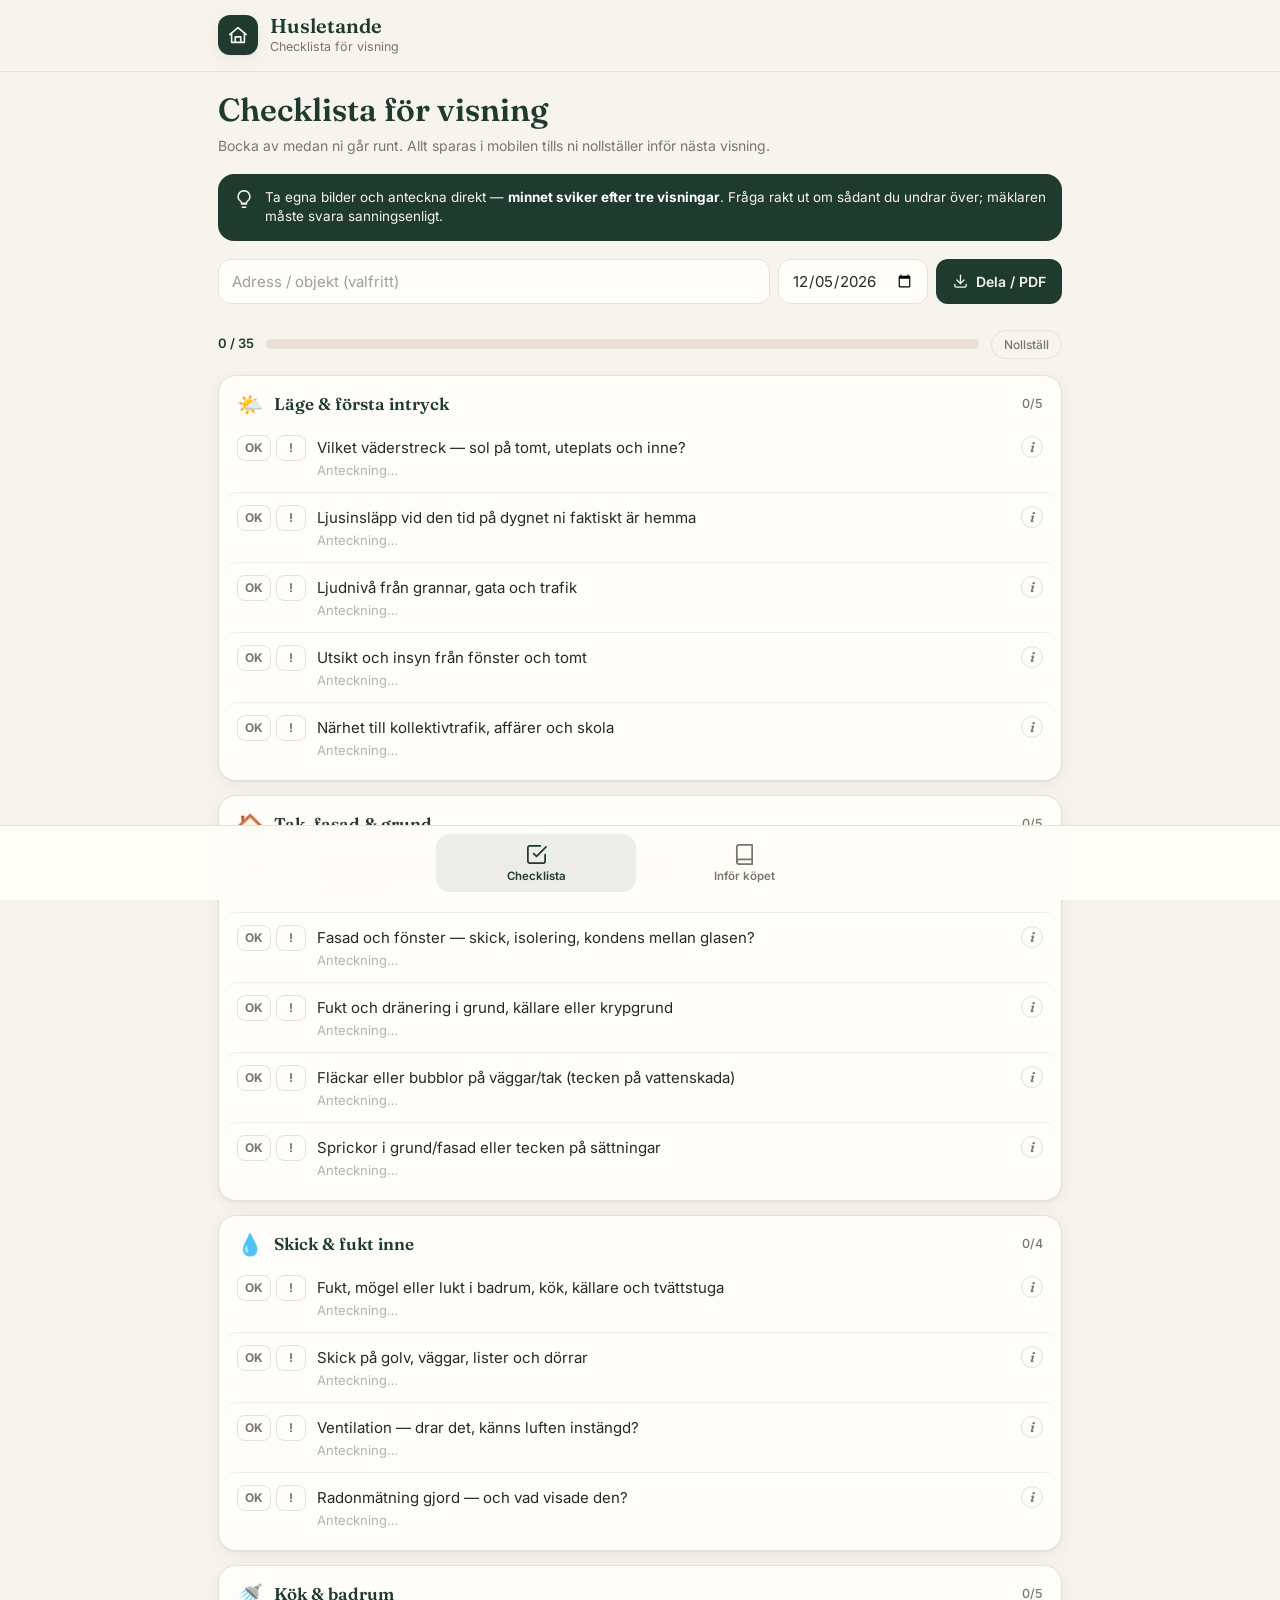
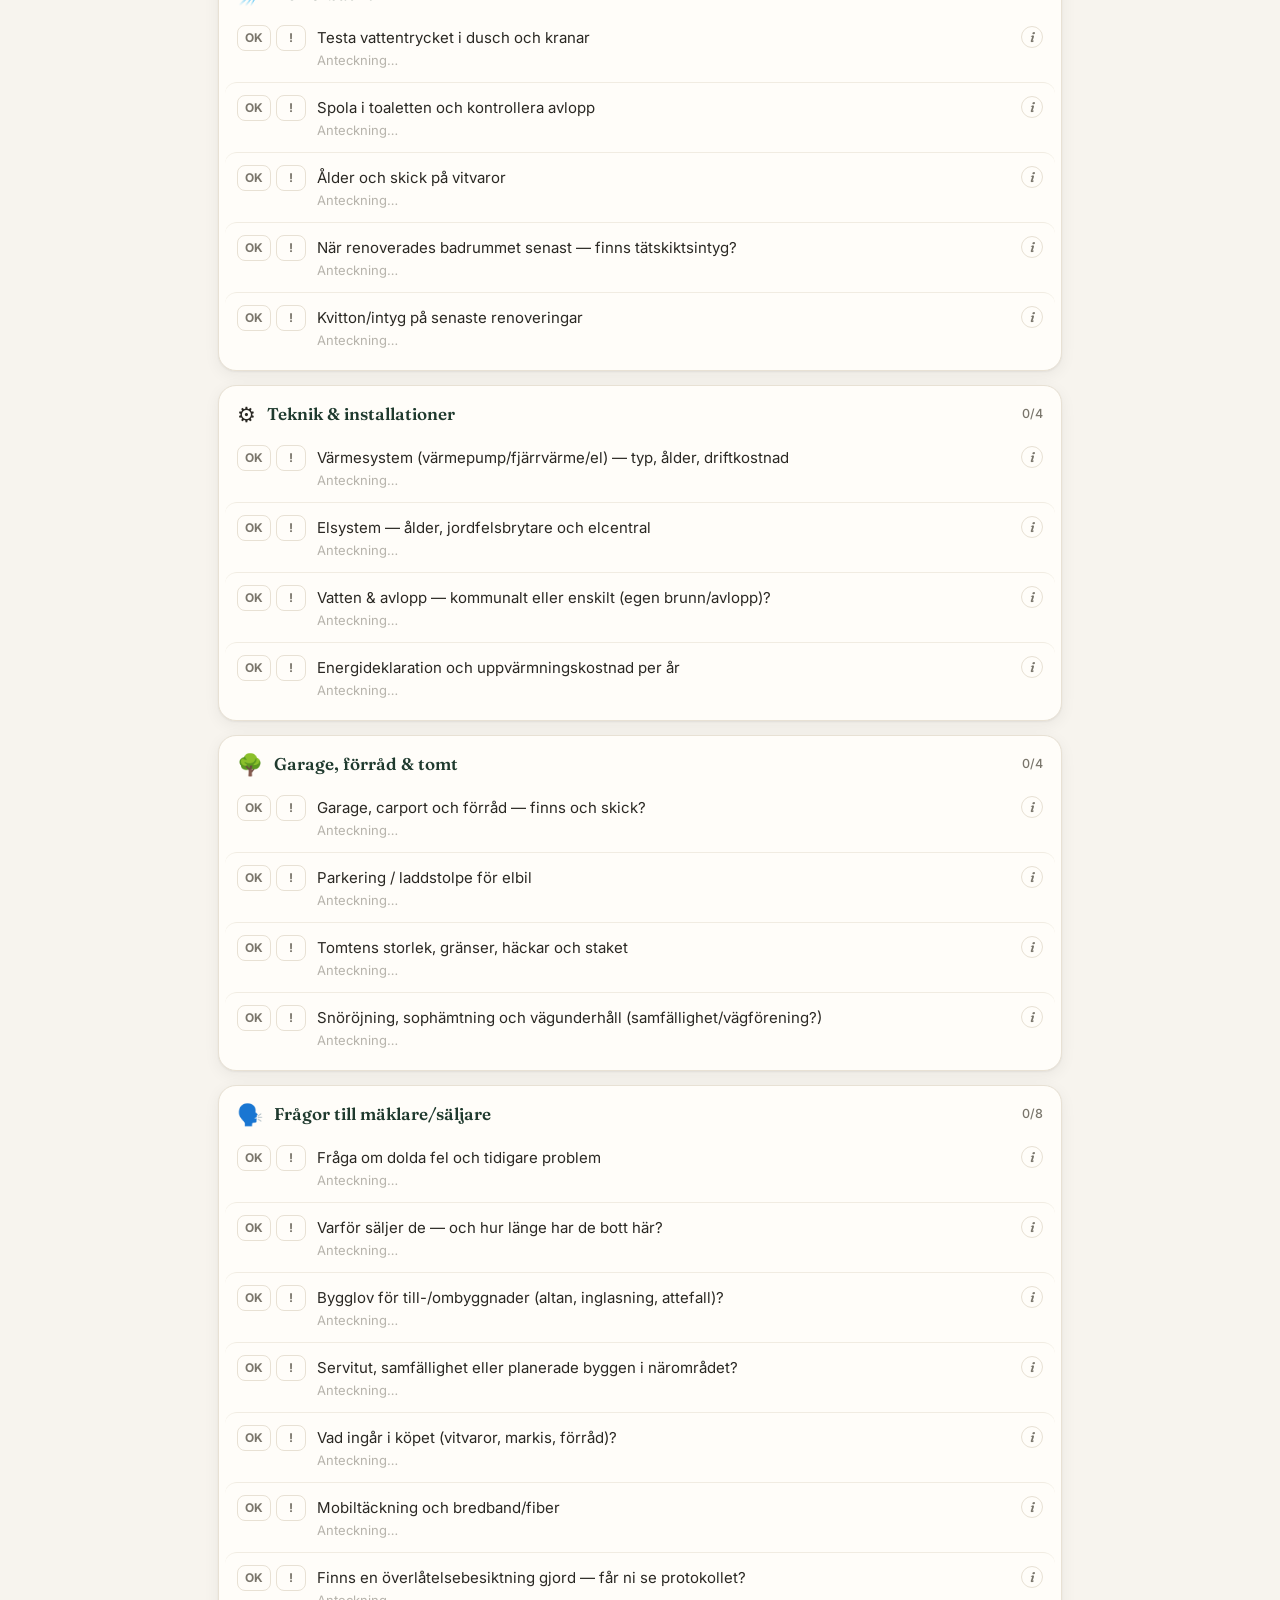
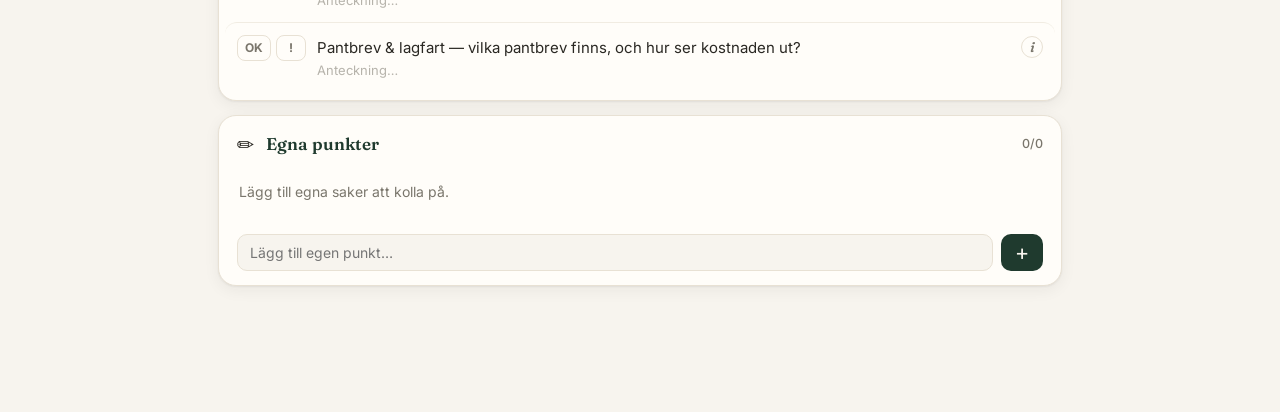
<file: index.html>
<!DOCTYPE html>
<html lang="sv">
<head>
<meta charset="UTF-8">
<meta name="viewport" content="width=device-width, initial-scale=1.0, viewport-fit=cover">
<meta name="theme-color" content="#1F3A2E">
<title>Husletande — Visning & inför köpet</title>
<link rel="preconnect" href="https://fonts.googleapis.com">
<link rel="preconnect" href="https://fonts.gstatic.com" crossorigin>
<link href="https://fonts.googleapis.com/css2?family=Fraunces:opsz,wght@9..144,400;9..144,500;9..144,600;9..144,700&family=Inter:wght@400;500;600;700&display=swap" rel="stylesheet">
<style>
  :root{
    --cream:#F7F4EE; --card:#FFFDF9; --forest:#1F3A2E; --forest-light:#2F5343;
    --clay:#B5694A; --sand:#E8E1D4; --ink:#2A2823; --muted:#7A766C;
    --shadow:0 1px 2px rgba(42,40,35,.06), 0 4px 16px rgba(42,40,35,.06);
  }
  *{box-sizing:border-box}
  html{-webkit-text-size-adjust:100%}
  body{
    margin:0; background:var(--cream); color:var(--ink);
    font-family:'Inter',system-ui,-apple-system,sans-serif;
    font-size:16px; line-height:1.5; -webkit-font-smoothing:antialiased;
    padding-bottom:calc(72px + env(safe-area-inset-bottom)); /* space for bottom nav */
  }
  h1,h2,h3{font-family:'Fraunces',Georgia,serif; color:var(--forest); margin:0; line-height:1.15;}
  b{color:var(--forest)}
  a{color:var(--forest)}
  ::-webkit-scrollbar{width:9px;height:9px}
  ::-webkit-scrollbar-thumb{background:#cfc8b9;border-radius:8px}

  /* ---------- header ---------- */
  header{
    position:sticky; top:0; z-index:20;
    background:rgba(247,244,238,.92); backdrop-filter:blur(8px);
    border-bottom:1px solid var(--sand);
    padding:env(safe-area-inset-top) 0 0;
  }
  .head-inner{max-width:880px; margin:0 auto; padding:14px 18px; display:flex; align-items:center; gap:12px}
  .logo{width:40px;height:40px;border-radius:12px;background:var(--forest);color:var(--cream);
    display:flex;align-items:center;justify-content:center;flex-shrink:0;box-shadow:var(--shadow)}
  .head-inner h1{font-size:20px;font-weight:600}
  .head-sub{font-size:12.5px;color:var(--muted);margin-top:1px}

  /* ---------- layout ---------- */
  main{max-width:880px; margin:0 auto; padding:20px 18px 40px}
  .page{display:none; animation:fade .22s ease}
  .page.active{display:block}
  @keyframes fade{from{opacity:0;transform:translateY(6px)}to{opacity:1;transform:none}}

  .page-head{margin-bottom:18px}
  .page-head h2{font-size:27px;font-weight:600}
  .page-head p{color:var(--muted);font-size:14px;margin:6px 0 0}

  /* ---------- tip banner ---------- */
  .tip{display:flex;gap:11px;align-items:flex-start;background:var(--forest);color:var(--cream);
    border-radius:16px;padding:14px 16px;font-size:13.5px;margin-bottom:18px;line-height:1.45}
  .tip svg{flex-shrink:0;margin-top:1px}
  .tip b{color:#fff}

  /* ---------- visit meta + export ---------- */
  .visit-bar{display:flex;flex-wrap:wrap;gap:8px;margin-bottom:16px}
  .meta-input{flex:1 1 160px;min-width:0;background:var(--card);border:1px solid var(--sand);
    border-radius:12px;padding:11px 13px;font-size:15px;font-family:inherit;color:var(--ink)}
  .meta-input::placeholder{color:color-mix(in srgb,var(--muted) 70%,transparent)}
  .meta-input:focus{outline:none;border-color:var(--forest);box-shadow:0 0 0 3px rgba(31,58,46,.15)}
  .meta-date{flex:0 1 150px}
  .export-btn{flex:0 0 auto;display:flex;align-items:center;gap:7px;background:var(--forest);
    color:var(--cream);border:none;border-radius:12px;padding:11px 16px;font-size:14px;font-weight:600;
    font-family:inherit;cursor:pointer;white-space:nowrap}
  .export-btn:hover{background:var(--forest-light)}
  .export-btn svg{width:17px;height:17px}

  /* ---------- progress ---------- */
  .progress-wrap{position:sticky; top:calc(env(safe-area-inset-top) + 69px); z-index:10;
    background:var(--cream); padding:10px 0 12px; margin-bottom:4px}
  .progress-row{display:flex;align-items:center;gap:12px}
  .progress-label{font-size:13px;font-weight:600;color:var(--forest);white-space:nowrap}
  .bar{flex:1;height:10px;background:var(--sand);border-radius:99px;overflow:hidden;display:flex}
  .bar > i{display:block;height:100%;width:0;transition:width .3s ease}
  #prog-ok{background:var(--forest)}
  #prog-prob{background:var(--clay)}
  .reset-btn{background:none;border:1px solid var(--sand);color:var(--muted);font-size:12px;
    font-weight:500;padding:6px 12px;border-radius:99px;cursor:pointer;white-space:nowrap;font-family:inherit}
  .reset-btn:hover{border-color:var(--clay);color:var(--clay)}

  /* ---------- checklist ---------- */
  .group{background:var(--card);border:1px solid var(--sand);border-radius:18px;
    padding:6px 6px 8px;margin-bottom:14px;box-shadow:var(--shadow)}
  .group-head{display:flex;align-items:center;gap:11px;padding:12px 12px 8px}
  .group-emoji{font-size:21px;line-height:1}
  .group-head h3{font-size:17px;font-weight:600;flex:1}
  .group-count{font-size:12.5px;color:var(--muted);font-weight:500}

  .item{display:flex;gap:11px;align-items:flex-start;padding:11px 12px;border-radius:12px;position:relative}
  .item + .item{border-top:1px solid color-mix(in srgb,var(--sand) 60%,transparent)}
  .pills{display:flex;gap:5px;flex-shrink:0;margin-top:1px}
  .chk-pill{min-width:30px;padding:6px 7px;border-radius:8px;border:1.5px solid var(--sand);
    background:var(--card);color:var(--muted);font-family:inherit;font-size:12px;font-weight:700;line-height:1;
    cursor:pointer;transition:.13s}
  .chk-pill:hover{border-color:#cfc8b9}
  .chk-ok.is-on{background:var(--forest);border-color:var(--forest);color:#fff}
  .chk-prob.is-on{background:var(--clay);border-color:var(--clay);color:#fff}
  .item-main{flex:1;min-width:0;display:flex;flex-direction:column;gap:2px}
  .item-textrow{display:flex;gap:8px;align-items:flex-start}
  .item-text{font-size:15px;line-height:1.4;padding-top:3px;flex:1;min-width:0}
  .info-btn{flex-shrink:0;width:22px;height:22px;margin-top:2px;border-radius:99px;
    border:1.5px solid var(--sand);background:var(--card);color:var(--muted);
    font-family:'Fraunces',Georgia,serif;font-style:italic;font-size:14px;font-weight:600;line-height:1;
    cursor:pointer;transition:.13s;display:flex;align-items:center;justify-content:center}
  .info-btn:hover,.info-btn:focus-visible{border-color:var(--clay);color:var(--clay);outline:none}
  .item.is-ok .item-text{color:var(--muted)}
  .chk-note{width:100%;background:none;border:none;border-bottom:1px dashed transparent;
    font-family:inherit;font-size:13px;color:var(--muted);padding:2px 0;outline:none}
  .chk-note::placeholder{color:color-mix(in srgb,var(--muted) 55%,transparent)}
  .chk-note:hover{border-bottom-color:var(--sand)}
  .chk-note:focus{border-bottom-color:var(--clay);color:var(--ink)}
  .chk-note.has-val{color:var(--ink)}
  .prog-flag{color:var(--clay);font-weight:600}
  .item-del{opacity:0;background:none;border:none;color:var(--clay);font-size:20px;cursor:pointer;
    padding:0 4px;line-height:1;align-self:center}
  .item:hover .item-del,.item:focus-within .item-del{opacity:.7}

  .add-row{display:flex;gap:8px;padding:10px 12px 6px}
  .add-row input{flex:1;background:var(--cream);border:1px solid var(--sand);border-radius:10px;
    padding:9px 12px;font-size:14px;font-family:inherit;color:var(--ink)}
  .add-row input:focus{outline:none;border-color:var(--forest);box-shadow:0 0 0 3px rgba(31,58,46,.15)}
  .add-row button{background:var(--forest);color:var(--cream);border:none;border-radius:10px;
    width:42px;font-size:22px;cursor:pointer;flex-shrink:0;line-height:1;font-family:inherit}
  .add-row button:hover{background:var(--forest-light)}

  /* ---------- guide / inför köpet ---------- */
  .stats{display:grid;grid-template-columns:repeat(2,1fr);gap:11px;margin-bottom:24px}
  .stat{border-radius:18px;padding:15px}
  .stat .num{font-family:'Fraunces',serif;font-size:25px;font-weight:600}
  .stat .lbl{font-size:11.5px;margin-top:5px;line-height:1.35}
  .stat.dark{background:var(--forest);color:var(--cream)} .stat.dark .lbl{color:rgba(247,244,238,.82)}
  .stat.clay{background:var(--clay);color:var(--cream)} .stat.clay .lbl{color:rgba(247,244,238,.85)}
  .stat.light{background:var(--card);border:1px solid var(--sand)}
  .stat.light .num{color:var(--forest)} .stat.light .lbl{color:var(--muted)}

  details.acc{background:var(--card);border:1px solid var(--sand);border-radius:18px;
    overflow:hidden;margin-bottom:11px;box-shadow:var(--shadow)}
  details.acc summary{display:flex;align-items:center;gap:12px;padding:16px 18px;cursor:pointer;
    list-style:none;user-select:none}
  details.acc summary::-webkit-details-marker{display:none}
  details.acc summary:hover{background:var(--cream)}
  .acc-emoji{font-size:20px;flex-shrink:0}
  .acc-title{font-family:'Fraunces',serif;font-size:17px;font-weight:600;color:var(--forest);flex:1;line-height:1.25}
  .chev{width:20px;height:20px;color:var(--muted);flex-shrink:0;transition:transform .2s}
  details.acc[open] .chev{transform:rotate(180deg)}
  .acc-body{padding:2px 18px 18px;font-size:14.5px;line-height:1.6}
  .acc-body p{margin:0 0 10px}
  .acc-body ul{margin:8px 0 0;padding-left:20px}
  .acc-body li{margin-bottom:8px}
  .acc-body li::marker{color:var(--clay)}

  .panel{background:var(--card);border:1px solid var(--sand);border-radius:18px;padding:18px 20px;
    margin-top:20px;box-shadow:var(--shadow)}
  .panel h3{font-size:18px;margin-bottom:12px}
  .timeline{list-style:none;margin:0;padding:0;display:flex;flex-direction:column;gap:13px}
  .timeline li{display:flex;gap:13px;font-size:14px;line-height:1.4}
  .tl-num{width:25px;height:25px;border-radius:99px;background:var(--forest);color:var(--cream);
    font-size:12px;font-weight:600;display:flex;align-items:center;justify-content:center;flex-shrink:0}
  .tl-num.last{background:var(--clay)}
  .panel.flags{background:var(--cream);border:2px solid color-mix(in srgb,var(--clay) 30%,transparent)}
  .panel.flags h3{color:var(--clay)}
  .panel.flags ul{margin:0;padding-left:20px;font-size:14px}
  .panel.flags li{margin-bottom:7px}.panel.flags li::marker{color:var(--clay)}
  .links{list-style:none;margin:0;padding:0;font-size:14.5px}
  .links li{margin-bottom:9px}
  .links a{text-decoration:underline}
  .links a:hover{color:var(--clay)}
  .disclaimer{font-size:12.5px;color:var(--muted);margin-top:22px;line-height:1.5}

  /* ---------- info-sheet (popup med förklaring) ---------- */
  .sheet-backdrop{position:fixed;inset:0;z-index:50;display:flex;align-items:flex-end;justify-content:center;
    background:rgba(42,40,35,0);transition:background .22s ease}
  .sheet-backdrop.open{background:rgba(42,40,35,.45)}
  .sheet-backdrop[hidden]{display:none}
  .sheet{width:100%;max-width:560px;max-height:86vh;overflow-y:auto;
    background:var(--card);border-radius:22px 22px 0 0;
    padding:8px 22px calc(26px + env(safe-area-inset-bottom));
    box-shadow:0 -6px 30px rgba(42,40,35,.18);position:relative;
    transform:translateY(100%);transition:transform .24s cubic-bezier(.22,.61,.36,1)}
  .sheet-backdrop.open .sheet{transform:translateY(0)}
  .sheet::before{content:"";display:block;width:38px;height:4px;border-radius:99px;
    background:var(--sand);margin:8px auto 14px}
  .sheet-close{position:absolute;top:14px;right:16px;width:32px;height:32px;border-radius:99px;
    border:none;background:var(--cream);color:var(--muted);font-size:22px;line-height:1;cursor:pointer}
  .sheet-close:hover{color:var(--clay)}
  #sheet-title{font-size:19px;font-weight:600;padding-right:38px;margin-bottom:10px}
  .sheet-body{font-size:14.5px;line-height:1.6;color:var(--ink)}
  .sheet-body p{margin:0}
  .sheet-guide{margin-top:18px;width:100%;background:color-mix(in srgb,var(--forest) 8%,transparent);
    border:1px solid color-mix(in srgb,var(--forest) 22%,transparent);border-radius:13px;
    padding:12px 14px;font-family:inherit;font-size:13.5px;font-weight:600;color:var(--forest);
    cursor:pointer;text-align:left;transition:.13s}
  .sheet-guide:hover{background:color-mix(in srgb,var(--forest) 14%,transparent)}
  .sheet-guide[hidden]{display:none}

  /* ---------- bottom nav ---------- */
  nav.tabs{position:fixed;bottom:0;left:0;right:0;z-index:30;
    background:rgba(255,253,249,.94);backdrop-filter:blur(10px);
    border-top:1px solid var(--sand);
    padding:8px 12px calc(8px + env(safe-area-inset-bottom));
    display:flex;gap:8px;justify-content:center}
  nav.tabs button{flex:1;max-width:200px;background:none;border:none;border-radius:14px;
    padding:9px 8px;display:flex;flex-direction:column;align-items:center;gap:3px;
    color:var(--muted);cursor:pointer;font-family:inherit;font-size:11.5px;font-weight:600;transition:.15s}
  nav.tabs button svg{width:23px;height:23px}
  nav.tabs button.active{color:var(--forest);background:color-mix(in srgb,var(--forest) 8%,transparent)}

  /* ---------- desktop ---------- */
  @media(min-width:720px){
    .stats{grid-template-columns:repeat(4,1fr)}
    .guide-cols{display:grid;grid-template-columns:1.7fr 1fr;gap:22px;align-items:start}
    .guide-cols .panel:first-child{margin-top:0}
    .page-head h2{font-size:32px}
  }

  /* ---------- print / PDF-export ---------- */
  #print-view{display:none}
  @media print{
    @page{margin:14mm}
    html,body{background:#fff}
    body{padding:0;color:#1a1a1a;font-size:11pt}
    header, nav.tabs, .tip, .progress-wrap, .visit-bar, .add-row,
    .item-del, .info-btn, .sheet-backdrop, #page-checklist, #page-guide{display:none !important}
    main{max-width:none;margin:0;padding:0}
    #print-view{display:block !important;font-family:'Inter',system-ui,sans-serif}
    .pv-head{border-bottom:2px solid #1F3A2E;padding-bottom:10px;margin-bottom:16px}
    .pv-head h1{font-family:'Fraunces',Georgia,serif;font-size:20pt;color:#1F3A2E;margin:0}
    .pv-meta{font-size:12pt;margin-top:6px;font-weight:600;color:#1a1a1a}
    .pv-dim{color:#888;font-weight:400}
    .pv-summary{font-size:10pt;color:#555;margin-top:3px}
    .pv-group{margin-bottom:14px;break-inside:avoid;page-break-inside:avoid}
    .pv-group h2{font-family:'Fraunces',Georgia,serif;font-size:13pt;color:#1F3A2E;
      margin:0 0 6px;border-bottom:1px solid #ddd;padding-bottom:3px}
    .pv-group ul{list-style:none;margin:0;padding:0}
    .pv-item{display:flex;gap:10px;align-items:flex-start;padding:4px 0;
      break-inside:avoid;page-break-inside:avoid}
    .pv-item + .pv-item{border-top:1px solid #f0f0f0}
    .pv-badge{flex:0 0 auto;min-width:52px;text-align:center;font-size:8.5pt;font-weight:700;
      padding:2px 6px;border-radius:4px;border:1px solid #ccc;color:#555;
      -webkit-print-color-adjust:exact;print-color-adjust:exact}
    .st-ok .pv-badge{background:#1F3A2E;border-color:#1F3A2E;color:#fff}
    .st-prob .pv-badge{background:#B5694A;border-color:#B5694A;color:#fff}
    .pv-text{flex:1}
    .st-none .pv-text{color:#777}
    .pv-note{display:block;font-size:9.5pt;color:#444;margin-top:3px;
      padding-left:10px;border-left:2px solid #B5694A}
    .pv-foot{margin-top:18px;font-size:8.5pt;color:#999;text-align:center}
  }
</style>
</head>
<body>

<header>
  <div class="head-inner">
    <div class="logo">
      <svg width="22" height="22" viewBox="0 0 24 24" fill="none" stroke="currentColor" stroke-width="1.8" stroke-linecap="round" stroke-linejoin="round"><path d="M3 11.5 12 4l9 7.5"/><path d="M5 10v10h14V10"/><path d="M9 20v-6h6v6"/></svg>
    </div>
    <div>
      <h1>Husletande</h1>
      <div class="head-sub" id="head-sub">Checklista för visning</div>
    </div>
  </div>
</header>

<main>
  <!-- ============ PAGE 1: CHECKLISTA ============ -->
  <section id="page-checklist" class="page active">
    <div class="page-head">
      <h2>Checklista för visning</h2>
      <p>Bocka av medan ni går runt. Allt sparas i mobilen tills ni nollställer inför nästa visning.</p>
    </div>

    <div class="tip">
      <svg width="20" height="20" viewBox="0 0 24 24" fill="none" stroke="currentColor" stroke-width="1.8" stroke-linecap="round" stroke-linejoin="round"><path d="M9 18h6"/><path d="M10 22h4"/><path d="M12 2a7 7 0 0 0-4 12.7c.5.4.8 1 .9 1.6l.1.7h6l.1-.7c.1-.6.4-1.2.9-1.6A7 7 0 0 0 12 2z"/></svg>
      <span>Ta egna bilder och anteckna direkt — <b>minnet sviker efter tre visningar</b>. Fråga rakt ut om sådant du undrar över; mäklaren måste svara sanningsenligt.</span>
    </div>

    <div class="visit-bar">
      <input id="meta-address" class="meta-input" placeholder="Adress / objekt (valfritt)" autocomplete="off">
      <input id="meta-date" class="meta-input meta-date" type="date" aria-label="Visningsdatum">
      <button class="export-btn" type="button" onclick="exportPdf()">
        <svg viewBox="0 0 24 24" fill="none" stroke="currentColor" stroke-width="1.9" stroke-linecap="round" stroke-linejoin="round"><path d="M4 16v2a2 2 0 0 0 2 2h12a2 2 0 0 0 2-2v-2"/><path d="M7 10l5 5 5-5"/><path d="M12 15V3"/></svg>
        Dela / PDF
      </button>
    </div>

    <div class="progress-wrap">
      <div class="progress-row">
        <span class="progress-label" id="prog-label">0 / 0</span>
        <div class="bar"><i id="prog-ok"></i><i id="prog-prob"></i></div>
        <button class="reset-btn" onclick="resetChecklist()">Nollställ</button>
      </div>
    </div>

    <div id="checklist"></div>
  </section>

  <!-- ============ PAGE 2: INFÖR KÖPET ============ -->
  <section id="page-guide" class="page">
    <div class="page-head">
      <h2>Inför köpet</h2>
      <p>Råd, regler och saker att tänka på under bostadsjakten i Sverige. Allmän vägledning — dubbelkolla alltid aktuella siffror och villkor med er bank och mäklare.</p>
    </div>

    <div class="stats">
      <div class="stat dark"><div class="num">10 %</div><div class="lbl">Minsta kontantinsats — resten lånar ni (bolånetak 90 %).</div></div>
      <div class="stat light"><div class="num">1,5 %</div><div class="lbl">Stämpelskatt för lagfart vid husköp (+ ev. pantbrev 2 %).</div></div>
      <div class="stat light"><div class="num">1–3 %</div><div class="lbl">Amorteringskrav per år, beroende på belåningsgrad och skuldkvot.</div></div>
      <div class="stat clay"><div class="num">22 %</div><div class="lbl">Vinstskatt vid framtida försäljning (på reavinsten).</div></div>
    </div>

    <div class="guide-cols">
      <div id="guide-accordion"></div>

      <aside>
        <div class="panel">
          <h3>Snabb tidslinje</h3>
          <ol class="timeline">
            <li><span class="tl-num">1</span><span><b>Lånelöfte</b> från banken — vet er budget innan ni börjar.</span></li>
            <li><span class="tl-num">2</span><span><b>Visningar</b> — använd checklistan och anteckna.</span></li>
            <li><span class="tl-num">3</span><span><b>Granska underlag</b> — besiktningsprotokoll, energideklaration, servitut/pantbrev.</span></li>
            <li><span class="tl-num">4</span><span><b>Budgivning</b> — sätt en smärtgräns i förväg och håll er till den.</span></li>
            <li><span class="tl-num">5</span><span><b>Kontrakt</b> + handpenning (oftast 10 %).</span></li>
            <li><span class="tl-num last">6</span><span><b>Tillträde</b> — slutbetalning, nycklar, in i nya hemmet!</span></li>
          </ol>
        </div>

        <div class="panel flags">
          <h3>⚠ Röda flaggor</h3>
          <ul>
            <li>Gammalt tak eller eftersatt dränering (dyra åtgärder)</li>
            <li>Fukt-, mögel- eller lukttecken, särskilt i källare/krypgrund</li>
            <li>Sprickor eller tecken på sättningar i grund/fasad</li>
            <li>Enskilt avlopp som inte uppfyller dagens krav</li>
            <li>Till-/ombyggnad utan bygglov (svartbygge)</li>
            <li>Säljaren undviker raka svar om kända fel</li>
          </ul>
        </div>

        <div class="panel">
          <h3>Bra länkar</h3>
          <ul class="links">
            <li><a href="https://www.konsumentverket.se/for-konsument/boende/kopa-bostad/" target="_blank" rel="noopener">Konsumentverket — köpa bostad</a></li>
            <li><a href="https://www.fi.se/sv/privat/" target="_blank" rel="noopener">Finansinspektionen — bolåneregler</a></li>
            <li><a href="https://www.maklarsamfundet.se/" target="_blank" rel="noopener">Mäklarsamfundet</a></li>
            <li><a href="https://www.skatteverket.se/" target="_blank" rel="noopener">Skatteverket — skatt &amp; avdrag</a></li>
          </ul>
        </div>
      </aside>
    </div>

    <p class="disclaimer">Informationen är en allmän sammanfattning och inte juridisk eller ekonomisk rådgivning. Regler och siffror ändras — stäm alltid av med er bank, mäklare och vid behov en jurist.</p>
  </section>
</main>

<!-- ============ BOTTOM NAV ============ -->
<nav class="tabs">
  <button id="tab-checklist" class="active" onclick="setPage('checklist')">
    <svg viewBox="0 0 24 24" fill="none" stroke="currentColor" stroke-width="1.8" stroke-linecap="round" stroke-linejoin="round"><path d="m9 11 3 3L22 4"/><path d="M21 12v7a2 2 0 0 1-2 2H5a2 2 0 0 1-2-2V5a2 2 0 0 1 2-2h11"/></svg>
    Checklista
  </button>
  <button id="tab-guide" onclick="setPage('guide')">
    <svg viewBox="0 0 24 24" fill="none" stroke="currentColor" stroke-width="1.8" stroke-linecap="round" stroke-linejoin="round"><path d="M4 19.5A2.5 2.5 0 0 1 6.5 17H20"/><path d="M6.5 2H20v20H6.5A2.5 2.5 0 0 1 4 19.5v-15A2.5 2.5 0 0 1 6.5 2z"/></svg>
    Inför köpet
  </button>
</nav>

<!-- ============ INFO-SHEET (popup) ============ -->
<div id="info-sheet" class="sheet-backdrop" hidden onclick="if(event.target===this)closeInfo()">
  <div class="sheet" role="dialog" aria-modal="true" aria-labelledby="sheet-title">
    <button class="sheet-close" aria-label="Stäng" onclick="closeInfo()">&times;</button>
    <h3 id="sheet-title"></h3>
    <div id="sheet-body" class="sheet-body"></div>
    <button id="sheet-guide" class="sheet-guide" type="button" hidden></button>
  </div>
</div>

<!-- ============ PRINT-VY (PDF-export, syns bara vid utskrift) ============ -->
<div id="print-view"></div>

<script>
/* ============================================================
   CHECKLIST DATA (default) — saker att kolla på en visning
   ============================================================ */
/* Varje punkt: t = text, i = längre förklaring (visas i popup), g = guideavsnitt att länka till (index i GUIDE_SECTIONS) */
const CHECKLIST = [
  { emoji:'🌤️', title:'Läge & första intryck', items:[
    { t:'Vilket väderstreck — sol på tomt, uteplats och inne?',
      i:'Sol på rätt ställen är nästan omöjligt att ändra i efterhand. Kolla med en kompass-app var söder ligger: morgonsol i öster, kvällssol i väster. Vill ni sitta i solen på uteplatsen efter jobbet vill ni ha den åt väster eller sydväst.' },
    { t:'Ljusinsläpp vid den tid på dygnet ni faktiskt är hemma',
      i:'Ett hus kan kännas mörkt även en solig dag om fönstren är små eller skuggas av träd och grannhus. Försök besöka vid den tid ni faktiskt är hemma, och fråga hur det ser ut under vinterhalvåret när solen står lågt.' },
    { t:'Ljudnivå från grannar, gata och trafik',
      i:'Lyssna efter trafik, tåg, industri och grannar. Buller är svårt att åtgärda. Öppna ett fönster och stå tyst en stund — visningar hålls ofta mitt på dagen då det är som lugnast.' },
    { t:'Utsikt och insyn från fönster och tomt',
      i:'Tänk på insyn från grannar och förbipasserande, särskilt mot uteplats och sovrum. Kolla också om det finns obebyggd mark intill som kan bebyggas och förändra både utsikt och insyn.' },
    { t:'Närhet till kollektivtrafik, affärer och skola',
      i:'Restid säger mer än avstånd på kartan. Testa gärna vägen till jobb, skola och affär vid rusningstid. Kolla turtätheten för kollektivtrafiken — inte bara att en hållplats finns.' },
  ]},
  { emoji:'🏠', title:'Tak, fasad & grund', items:[
    { t:'Takets ålder och skick — när lades det om senast?',
      i:'Taket är en av de dyraste posterna i ett hus — en omläggning kostar ofta 150 000–400 000 kr. Fråga om material och vilket år det lades om. Tegel håller längst (50+ år), betong och plåt något kortare, papp/shingel kortast. Titta efter glipor, mossa och spruckna pannor.', g:1 },
    { t:'Fasad och fönster — skick, isolering, kondens mellan glasen?',
      i:'Kontrollera färgsläpp, rötskador (peta försiktigt i träfasad) och sprickor i puts. Imma eller kondens mellan glasrutorna betyder att fönstrets isolerruta är trasig. Fönsterbyte och fasadrenovering är dyra åtgärder.', g:1 },
    { t:'Fukt och dränering i grund, källare eller krypgrund',
      i:'Dräneringen leder bort vatten från grunden och håller ungefär 30–50 år. Dålig dränering ger fukt i källare/grund och är dyrt att åtgärda (ofta 150 000 kr och uppåt). Titta efter fuktränder, saltutfällningar och avflagnad färg lågt på källarväggarna.', g:1 },
    { t:'Fläckar eller bubblor på väggar/tak (tecken på vattenskada)',
      i:'Missfärgningar, bubblor eller flagnande färg på vägg och tak är ofta spår av en vatten- eller fuktskada. Fråga vad de beror på, om de åtgärdats och om det finns kvitto på jobbet.' },
    { t:'Sprickor i grund/fasad eller tecken på sättningar',
      i:'Hårfina sprickor är normalt. Breda, trappstegsformade eller växande sprickor i grund och fasad kan tyda på sättningar och är allvarligare. Fråga om sprickorna bevakats över tid.' },
  ]},
  { emoji:'💧', title:'Skick & fukt inne', items:[
    { t:'Fukt, mögel eller lukt i badrum, kök, källare och tvättstuga',
      i:'Lukten avslöjar mycket — en instängd jordkällar- eller mögellukt kan tyda på fuktproblem. Känn efter i badrum, källare och tvättstuga. Fukt är ett av de vanligaste och dyraste dolda felen.', g:4 },
    { t:'Skick på golv, väggar, lister och dörrar',
      i:'Gå runt och känn efter sviktande eller lutande golv (en kula eller ett vattenpass avslöjar lutning) och sneda dörrkarmar — kan tyda på sättningar. Notera slitage som ni behöver renovera direkt.' },
    { t:'Ventilation — drar det, känns luften instängd?',
      i:'Dålig ventilation ger instängd luft och ökar risken för fukt och mögel. Fråga om huset har självdrag, frånluftsfläkt eller FTX (med värmeåtervinning). Känn om det drar kallt vid fönster och ventiler.' },
    { t:'Radonmätning gjord — och vad visade den?',
      i:'Radon är en osynlig, luktfri gas som ökar risken för lungcancer. Riktvärdet inomhus är 200 Bq/m³. Fråga om en mätning gjorts — en korrekt långtidsmätning tar minst två månader under vinterhalvåret. Åtgärder finns men kostar.' },
  ]},
  { emoji:'🚿', title:'Kök & badrum', items:[
    { t:'Testa vattentrycket i dusch och kranar',
      i:'Öppna flera kranar samtidigt och kör duschen — svagt tryck kan bero på gamla, igenkalkade rör. Lyssna efter konstiga ljud och titta efter missfärgat vatten när det stått stilla.' },
    { t:'Spola i toaletten och kontrollera avlopp',
      i:'Spola i toaletten och låt vatten rinna i handfat och golvbrunn. Långsamt avlopp eller bubblande ljud kan tyda på stopp eller dåligt fall på rören.' },
    { t:'Ålder och skick på vitvaror',
      i:'Fråga ålder på spis, ugn, kyl/frys, disk- och tvättmaskin — och om de ingår i köpet. Vitvaror håller typiskt 10–15 år, så räkna med utbyte om de är gamla.' },
    { t:'När renoverades badrummet senast — finns tätskiktsintyg?',
      i:'Badrum är dyra att renovera (ofta 150 000 kr och uppåt) och en vanlig källa till fuktskador. Fråga vilket år det gjordes och om det finns kvalitetsdokument eller tätskiktsintyg enligt branschreglerna (BKR/GVK). Ett badrum med trasigt eller saknat tätskikt kan behöva göras om helt.', g:1 },
    { t:'Kvitton/intyg på senaste renoveringar',
      i:'Spara säljarens kvitton och intyg på renoveringar. De visar att jobbet gjorts fackmässigt och kan dessutom minska er framtida vinstskatt den dag ni själva säljer.' },
  ]},
  { emoji:'⚙️', title:'Teknik & installationer', items:[
    { t:'Värmesystem (värmepump/fjärrvärme/el) — typ, ålder, driftkostnad',
      i:'Uppvärmningen står för en stor del av driftkostnaden. Vanligast är berg-/luftvärmepump, fjärrvärme eller direktverkande el (dyrast). Fråga om typ, ålder och årlig kostnad. En värmepump håller ungefär 15–20 år.', g:1 },
    { t:'Elsystem — ålder, jordfelsbrytare och elcentral',
      i:'Gammal el kan vara en brand- och säkerhetsrisk. Kolla att det finns jordfelsbrytare och en modern elcentral — ett gammalt proppskåp med skruvsäkringar är ett ålderstecken. Fråga om elen setts över av behörig elektriker.' },
    { t:'Vatten & avlopp — kommunalt eller enskilt (egen brunn/avlopp)?',
      i:'Stor skillnad mellan kommunalt och enskilt. Ett enskilt avlopp (egen anläggning) måste uppfylla dagens miljökrav — annars kan kommunen kräva en uppgradering som kostar 100 000–200 000 kr. Har huset egen brunn: fråga om vattenkvalitet och kapacitet, särskilt sommartid.', g:1 },
    { t:'Energideklaration och uppvärmningskostnad per år',
      i:'Energideklarationen är lagstadgad och ska finnas vid försäljning. Den visar energiklass (A–G) och beräknad energianvändning — en bra fingervisning om driftkostnaden och vilka förbättringar som kan löna sig.', g:1 },
  ]},
  { emoji:'🌳', title:'Garage, förråd & tomt', items:[
    { t:'Garage, carport och förråd — finns och skick?',
      i:'Kolla skicket och att byggnaderna är bygglovade. Ett garage med fukt eller dåligt tak är ännu en underhållspost. Notera förvaringsutrymme — det underskattas ofta.' },
    { t:'Parkering / laddstolpe för elbil',
      i:'Finns plats att ladda elbil, eller går det att dra fram? En laddbox kräver tillräcklig elkapacitet och kostar en slant att installera. Kolla också gäst- och gatuparkering.' },
    { t:'Tomtens storlek, gränser, häckar och staket',
      i:'Be att få se tomtkartan och fråga var gränserna faktiskt går — häckar och staket står inte alltid rätt. Stor tomt betyder mer skötsel. Kolla efter träd som kan behöva tas ner (kan kräva tillstånd från kommunen).' },
    { t:'Snöröjning, sophämtning och vägunderhåll (samfällighet/vägförening?)',
      i:'Vid hus sköter ni oftast själva snöröjning och gräsklippning. Ingår vägen i en samfällighet eller vägförening tillkommer en årlig avgift och ett gemensamt ansvar. Fråga vad som gäller och vad det kostar.', g:6 },
  ]},
  { emoji:'🗣️', title:'Frågor till mäklare/säljare', items:[
    { t:'Fråga om dolda fel och tidigare problem',
      i:'Som köpare har ni en långtgående undersökningsplikt — det ni borde ha upptäckt kan ni inte klaga på efteråt. Säljaren ansvarar i upp till 10 år för verkligt dolda fel som ni inte kunnat se. Fråga rakt ut om kända fel och problem; mäklaren måste svara sanningsenligt.', g:4 },
    { t:'Varför säljer de — och hur länge har de bott här?',
      i:'Svaret kan avslöja mycket — återkommande problem, bråk med grannar eller planerade byggen i närområdet. En väldigt kort boendetid eller en rad tidigare ägare kan vara värt att fundera på.' },
    { t:'Bygglov för till-/ombyggnader (altan, inglasning, attefall)?',
      i:'Altan, inglasad uteplats, attefallshus och tillbyggnader ska vara bygglovade och slutbesiktigade. Ett svartbygge blir ert ansvar när ni köpt — kommunen kan kräva rättelse eller rivning. Be att få se beslut och ritningar.', g:1 },
    { t:'Servitut, samfällighet eller planerade byggen i närområdet?',
      i:'Ett servitut ger t.ex. en granne rätt att använda er väg eller brunn — eller tvärtom. Samfällighet innebär gemensamt ägd väg eller vatten med årlig avgift. Fråga vad som belastar fastigheten och kolla kommunens detaljplaner för området.', g:1 },
    { t:'Vad ingår i köpet (vitvaror, markis, förråd)?',
      i:'Vad som följer med (vitvaror, markiser, spabad, förråd, blomlådor) ska skrivas in i kontraktet. Det som inte räknas upp kan säljaren ta med sig. Reda ut detta innan budgivningen.' },
    { t:'Mobiltäckning och bredband/fiber',
      i:'Kolla mobiltäckningen på plats med er egen operatör, och vilken typ av bredband som finns — fiber, kabel eller bara mobilt. Att dra in fiber i efterhand kan vara dyrt eller omöjligt på vissa adresser.' },
    { t:'Finns en överlåtelsebesiktning gjord — får ni se protokollet?',
      i:'En överlåtelsebesiktning är en okulär (synlig) genomgång av huset utförd av en besiktningsman. Fråga om säljaren gjort en och be att få se protokollet — men läs det kritiskt, det täcker inte allt (t.ex. inte dolda installationer eller marken). Ni kan, och bör ofta, beställa en egen besiktning före köp och gärna gå med själva. Misstänker ni fukt eller takproblem — be om en utökad besiktning av just det.', g:4 },
    { t:'Pantbrev & lagfart — vilka pantbrev finns, och hur ser kostnaden ut?',
      i:'Lagfarten är det offentliga beviset på vem som äger fastigheten. Efter köpet ansöker ni om ny lagfart och betalar då stämpelskatt på 1,5 % av priset. Pantbrev använder banken som säkerhet för bolånet. Finns det redan pantbrev kan ni återanvända dem; behövs nya kostar de 2 % av beloppet i stämpelskatt. Fråga vilka pantbrev som finns så ni vet om en extra kostnad tillkommer utöver kontantinsatsen.', g:6 },
  ]},
];

/* ============================================================
   STATE — checked items + custom items, persisted locally
   ============================================================ */
const LS_KEY = 'husletande_visning_v1';
function loadState(){
  let s;
  try { s = JSON.parse(localStorage.getItem(LS_KEY)) || {}; } catch(e){ s = {}; }
  s.status = s.status || {};               // { id: 'ok' | 'problem' }
  s.notes  = s.notes  || {};               // { id: 'anteckning' }
  s.meta   = s.meta   || {};               // { address, date }
  s.custom = Array.isArray(s.custom) ? s.custom : [];
  if(s.checked){                           // migrera gammalt boolean-fält (bockad → 'ok')
    for(const k in s.checked){ if(s.checked[k] && !s.status[k]) s.status[k] = 'ok'; }
    delete s.checked;
  }
  return s;
}
function saveState(){ try{ localStorage.setItem(LS_KEY, JSON.stringify(store)); }catch(e){} }
let store = loadState();
const uid = () => Date.now().toString(36) + Math.random().toString(36).slice(2,6);

function esc(s){ return String(s).replace(/[&<>"']/g, c=>({'&':'&amp;','<':'&lt;','>':'&gt;','"':'&quot;',"'":'&#39;'}[c])); }

/* ---------- build the groups (default + a custom "Egna punkter") ---------- */
function allGroups(){
  return CHECKLIST.concat([{ emoji:'✏️', title:'Egna punkter', custom:true,
    items: store.custom.map(c=>({id:c.id, text:c.text})) }]);
}

function renderChecklist(){
  const groups = allGroups();
  const el = document.getElementById('checklist');
  el.innerHTML = groups.map((g, gi)=>{
    const isCustom = !!g.custom;
    const items = isCustom ? g.items : g.items.map((it, ii)=>({ id:'g'+gi+'_'+ii, text:it.t, info:it.i }));
    const done = items.filter(it=>store.status[it.id]).length;
    const rows = items.map(it=>{
      const st = store.status[it.id]; const note = store.notes[it.id] || '';
      return `
      <div class="item ${st==='ok'?'is-ok':st==='problem'?'is-problem':''}">
        <div class="pills">
          <button type="button" class="chk-pill chk-ok ${st==='ok'?'is-on':''}" onclick="setStatus('${it.id}','ok')" title="OK / inget att anmärka">OK</button>
          <button type="button" class="chk-pill chk-prob ${st==='problem'?'is-on':''}" onclick="setStatus('${it.id}','problem')" title="Problem / att bevaka">!</button>
        </div>
        <div class="item-main">
          <div class="item-textrow">
            <span class="item-text">${esc(it.text)}</span>
            ${it.info?`<button type="button" class="info-btn" onclick="openInfo('${it.id}')" aria-label="Mer om: ${esc(it.text)}" title="Mer info">i</button>`:''}
          </div>
          <input class="chk-note ${note?'has-val':''}" value="${esc(note)}" placeholder="Anteckning…" autocomplete="off"
            oninput="this.classList.toggle('has-val',!!this.value)" onchange="updateNote('${it.id}',this.value)">
        </div>
        ${isCustom?`<button class="item-del" title="Ta bort" onclick="removeCustom('${it.id}')">&times;</button>`:''}
      </div>`;
    }).join('');
    return `<div class="group">
      <div class="group-head">
        <span class="group-emoji">${g.emoji}</span>
        <h3>${esc(g.title)}</h3>
        <span class="group-count">${done}/${items.length}</span>
      </div>
      ${rows || '<p style="padding:4px 14px 8px;color:var(--muted);font-size:14px">Lägg till egna saker att kolla på.</p>'}
      ${isCustom?`
      <form class="add-row" onsubmit="addCustom(event)">
        <input id="custom-input" placeholder="Lägg till egen punkt…" autocomplete="off">
        <button type="submit" aria-label="Lägg till">+</button>
      </form>`:''}
    </div>`;
  }).join('');
  updateProgress();
}

function updateProgress(){
  const groups = allGroups();
  let total=0, done=0, problems=0;
  groups.forEach((g, gi)=>{
    const items = g.custom ? g.items : g.items.map((t,ii)=>({id:'g'+gi+'_'+ii}));
    items.forEach(it=>{ total++; const st=store.status[it.id]; if(st) done++; if(st==='problem') problems++; });
  });
  document.getElementById('prog-label').innerHTML = done + ' / ' + total
    + (problems ? ' <span class="prog-flag">· ' + problems + ' att bevaka</span>' : '');
  const ok = done - problems;
  document.getElementById('prog-ok').style.width   = (total ? ok/total*100 : 0) + '%';
  document.getElementById('prog-prob').style.width = (total ? problems/total*100 : 0) + '%';
}

function setStatus(id, status){
  if(store.status[id] === status) delete store.status[id];  // klick på aktivt läge → "ej kollat"
  else store.status[id] = status;
  saveState();
  renderChecklist();
}

function updateNote(id, val){
  if(val) store.notes[id] = val; else delete store.notes[id];
  saveState();  // ingen re-render — behåll fokus i fältet
}

function addCustom(e){
  e.preventDefault();
  const inp = document.getElementById('custom-input');
  const text = inp.value.trim();
  if(!text) return;
  store.custom.push({ id:'c_'+uid(), text });
  saveState();
  renderChecklist();
  // refocus the (newly rendered) input for quick multi-add
  const ni = document.getElementById('custom-input'); if(ni) ni.focus();
}

function removeCustom(id){
  store.custom = store.custom.filter(c=>c.id!==id);
  delete store.status[id];
  delete store.notes[id];
  saveState();
  renderChecklist();
}

function resetChecklist(){
  if(!confirm('Nollställ lägen och anteckningar inför nästa visning? Egna punkter behålls.')) return;
  store.status = {};
  store.notes = {};
  saveState();
  renderChecklist();
}

/* ============================================================
   VISNINGS-META (adress + datum) & PDF-EXPORT
   ============================================================ */
function initMeta(){
  const a = document.getElementById('meta-address');
  const d = document.getElementById('meta-date');
  a.value = store.meta.address || '';
  d.value = store.meta.date || new Date().toISOString().slice(0,10);  // default: idag
  a.addEventListener('input',  ()=>{ store.meta.address = a.value; saveState(); });
  d.addEventListener('change', ()=>{ store.meta.date    = d.value; saveState(); });
}

/* Bygg en ren utskriftsvy av hela listan med status + anteckningar */
function buildPrintView(){
  const groups = allGroups();
  let total=0, done=0, problems=0;
  const groupsHtml = groups.map((g, gi)=>{
    const isCustom = !!g.custom;
    const items = isCustom
      ? g.items.map(it=>({ id:it.id, text:it.text }))
      : g.items.map((it,ii)=>({ id:'g'+gi+'_'+ii, text:it.t }));
    if(!items.length) return '';
    const rows = items.map(it=>{
      total++;
      const st = store.status[it.id];
      if(st) done++;
      if(st==='problem') problems++;
      const note  = store.notes[it.id] || '';
      const label = st==='ok' ? 'OK' : st==='problem' ? 'Bevaka' : '–';
      const cls   = st==='ok' ? 'st-ok' : st==='problem' ? 'st-prob' : 'st-none';
      return `<li class="pv-item ${cls}">
        <span class="pv-badge">${label}</span>
        <span class="pv-text">${esc(it.text)}${note?`<span class="pv-note">${esc(note)}</span>`:''}</span>
      </li>`;
    }).join('');
    return `<section class="pv-group">
      <h2>${g.emoji} ${esc(g.title)}</h2>
      <ul>${rows}</ul>
    </section>`;
  }).join('');

  const addr = (document.getElementById('meta-address').value || '').trim();
  const date = document.getElementById('meta-date').value || '';
  const metaLine = (addr ? esc(addr) : '<span class="pv-dim">(ingen adress angiven)</span>')
    + (date ? ' · ' + esc(date) : '');
  document.getElementById('print-view').innerHTML = `
    <div class="pv-head">
      <h1>Husletande — checklista visning</h1>
      <div class="pv-meta">${metaLine}</div>
      <div class="pv-summary">${done} av ${total} ifyllda${problems?` · ${problems} att bevaka`:''}</div>
    </div>
    ${groupsHtml}
    <div class="pv-foot">Skapad med Husletande</div>`;
}

function exportPdf(){
  buildPrintView();
  window.print();
}
/* Fånga även webbläsarens egen utskrift (Ctrl/Cmd+P) */
window.addEventListener('beforeprint', buildPrintView);

/* ============================================================
   INFO-SHEET — längre förklaring + länk till guideavsnitt
   ============================================================ */
function openInfo(id){
  const m = /^g(\d+)_(\d+)$/.exec(id);
  if(!m) return;
  const item = (CHECKLIST[+m[1]] || {}).items?.[+m[2]];
  if(!item || !item.i) return;
  document.getElementById('sheet-title').textContent = item.t;
  document.getElementById('sheet-body').innerHTML = '<p>' + esc(item.i) + '</p>';
  const gb = document.getElementById('sheet-guide');
  if(typeof item.g === 'number' && GUIDE_SECTIONS[item.g]){
    gb.hidden = false;
    gb.textContent = 'Läs mer i guiden: ' + GUIDE_SECTIONS[item.g].title + ' →';
    gb.onclick = ()=>openGuideFromInfo(item.g);
  } else { gb.hidden = true; gb.onclick = null; }
  const bd = document.getElementById('info-sheet');
  bd.hidden = false;
  document.body.style.overflow = 'hidden';
  requestAnimationFrame(()=>bd.classList.add('open'));
}
function closeInfo(){
  const bd = document.getElementById('info-sheet');
  bd.classList.remove('open');
  document.body.style.overflow = '';
  setTimeout(()=>{ bd.hidden = true; }, 240);
}
function openGuideFromInfo(gi){
  closeInfo();
  setPage('guide');
  document.querySelectorAll('#guide-accordion details.acc').forEach((d,idx)=>{ d.open = (idx===gi); });
  requestAnimationFrame(()=>{
    const target = document.getElementById('g-sec-'+gi);
    if(target) target.scrollIntoView({behavior:'smooth', block:'start'});
  });
}
document.addEventListener('keydown', e=>{
  if(e.key==='Escape' && !document.getElementById('info-sheet').hidden) closeInfo();
});

/* ============================================================
   GUIDE / INFÖR KÖPET
   ============================================================ */
const GUIDE_SECTIONS = [
  { emoji:'💰', title:'1. Ekonomin på plats först',
    body:`<p>Skaffa ett <b>lånelöfte</b> innan ni börjar buda — då vet ni er övre gräns och kan agera snabbt.</p>
      <ul>
        <li><b>Kontantinsats:</b> minst 10 % av priset måste vara eget kapital (bolånetaket höjdes 2025 så att max 90 % får lånas — tidigare 85 %).</li>
        <li><b>Amorteringskrav:</b> lån över 70 % av värdet amorteras 2 %/år, 50–70 % amorteras 1 %/år. Hög skuldkvot (lån &gt; 4,5× årsinkomst) ger +1 % extra.</li>
        <li><b>Kalkylränta:</b> banken stresstestar er ekonomi mot en betydligt högre ränta än dagens (ofta 6–8 %). Räkna själva på samma sätt.</li>
        <li><b>Glöm inte löpande kostnader:</b> drift (el, vatten, sophämtning, uppvärmning), villaförsäkring, fastighetsavgift, löpande underhåll och eventuell ränteuppgång.</li>
      </ul>` },
  { emoji:'📄', title:'2. Granska huset & fastigheten',
    body:`<p>Vid äganderätt ansvarar ni för hela huset själva — de dyra posterna är tak, fasad, grund och installationer. Granska underlaget noga innan ni budar.</p>
      <ul>
        <li><b>Överlåtelsebesiktning:</b> be om säljarens besiktningsprotokoll eller beställ en egen. Den täcker inte allt — be om utökad besiktning av t.ex. fukt och tak vid behov.</li>
        <li><b>De dyra posterna:</b> ålder och skick på tak, fasad, fönster, dränering och grund/krypgrund. En takomläggning eller dränering kan kosta hundratusentals kronor.</li>
        <li><b>Installationer:</b> värmesystem (värmepump/fjärrvärme/el), elsystem, samt vatten & avlopp — <b>kommunalt eller enskilt</b>? Egen brunn och enskilt avlopp kan kräva dyra uppgraderingar.</li>
        <li><b>Energideklaration:</b> visar energiklass och uppvärmningskostnad — en bra indikator på driftkostnaden.</li>
        <li><b>Tomten:</b> gränser, servitut (t.ex. väg eller brunn), samfällighet/vägförening och eventuell tomträtt (arrende i stället för att äga marken).</li>
        <li><b>Bygglov & ritningar:</b> är till-/ombyggnader (altan, inglasning, attefall) bygglovade och slutbesiktigade? Svartbyggen blir ert ansvar.</li>
        <li><b>Pantbrev & lagfart</b> — kontrollera befintliga pantbrev; nya kostar 2 % i stämpelskatt.</li>
      </ul>` },
  { emoji:'🔍', title:'3. På visningen',
    body:`<p>Var systematiska — använd <b>checklistan</b> på varje visning. Det viktigaste:</p>
      <ul>
        <li>Fukt och lukt i badrum, kök, källare och vid fönster.</li>
        <li>Vattentryck, avlopp och ventilation — testa kranar och spola.</li>
        <li>Väderstreck och ljusinsläpp vid olika tider på dygnet.</li>
        <li>Ljudnivå från grannar, gata och trafik.</li>
        <li>Skick på tak, fasad, fönster, vitvaror, el och värmesystem.</li>
        <li>Garage, carport, förråd, tomt och parkering/laddstolpe.</li>
        <li>Ta egna bilder och anteckna direkt — minnet sviker efter tre visningar.</li>
      </ul>` },
  { emoji:'🔨', title:'4. Budgivning — reglerna',
    body:`<p>Budgivning i Sverige är <b>inte reglerad i lag</b>. Det finns ingen bestämd form och säljaren är inte tvungen att sälja till högstbjudande.</p>
      <ul>
        <li>Buden är <b>inte bindande</b> förrän köpekontraktet är påskrivet — vem som helst kan dra sig ur innan dess.</li>
        <li>Mäklaren måste föra en <b>anbudsförteckning</b> som ni har rätt att se efter avslutad affär.</li>
        <li>Det finns <b>ingen ångerrätt</b> efter att kontraktet skrivits — då är ni bundna.</li>
        <li>Sätt en tydlig <b>smärtgräns</b> tillsammans i förväg och håll er till den.</li>
        <li>Var beredd på "dold" budgivning — ni ser inte alltid övriga budgivare.</li>
      </ul>` },
  { emoji:'🛡️', title:'5. Undersökningsplikt & dolda fel',
    body:`<p>Som köpare har ni en långtgående <b>undersökningsplikt</b>. Det ni borde ha upptäckt vid en noggrann undersökning kan ni inte klaga på i efterhand.</p>
      <ul>
        <li>Anlita gärna en <b>besiktningsman</b> före köp och gå med på besiktningen. Säljaren ansvarar i upp till <b>10 år</b> för verkligt dolda fel — men bara sådant ni <i>inte</i> borde ha upptäckt själva.</li>
        <li>En vanlig överlåtelsebesiktning är okulär. Misstänker ni fukt, mögel eller problem med tak/dränering — beställ <b>utökad besiktning</b> av just det.</li>
        <li>Ställ frågor skriftligt och spara svaren. Det säljaren lovar muntligt är svårt att bevisa.</li>
        <li>Överväg en <b>dolda fel-försäkring</b> — säljaren tecknar den ofta, men kontrollera vad den faktiskt täcker.</li>
      </ul>` },
  { emoji:'✍️', title:'6. Kontrakt & tillträde',
    body:`<p>När ni är överens skrivs köpekontraktet — det är då affären blir bindande.</p>
      <ul>
        <li><b>Handpenning</b> på vanligen 10 % betalas vid kontrakt, ofta till mäklarens klientmedelskonto.</li>
        <li>Ni kan lägga in <b>villkor/förbehåll</b> i kontraktet, t.ex. besiktningsklausul eller "med förbehåll för lånelöfte".</li>
        <li><b>Tillträdesdagen:</b> resten av köpeskillingen betalas, ni får nycklarna och en <b>likvidavräkning</b> görs (kostnader fördelas mellan säljare och köpare).</li>
        <li>Efter tillträde ansöker ni om <b>lagfart</b> hos Lantmäteriet (stämpelskatt 1,5 % av priset) — det är beviset på att ni äger fastigheten.</li>
        <li>Teckna <b>villa-/hemförsäkring</b> från tillträdesdagen — banken kräver oftast det för att betala ut lånet.</li>
      </ul>` },
  { emoji:'🏡', title:'7. Att äga ett hus (äganderätt)',
    body:`<p>Med äganderätt äger ni både byggnaden och marken — full frihet, men också fullt ansvar.</p>
      <ul>
        <li><b>Eget underhållsansvar:</b> tak, fasad, värme, vatten/avlopp och tomt är era kostnader. Lägg undan en buffert för oväntat underhåll varje år.</li>
        <li><b>Fastighetsavgift</b> i stället för månadsavgift — kommunal fastighetsavgift för småhus har ett takbelopp som justeras årligen.</li>
        <li><b>Pantbrev & lagfart:</b> lagfarten bevisar ägandet; pantbrev används som säkerhet för bolånet. Kolla vilka pantbrev som redan finns — nya kostar 2 % i stämpelskatt.</li>
        <li><b>Lagfart & stämpelskatt:</b> vid köpet tillkommer stämpelskatt 1,5 % av priset för lagfarten. Budgetera för det utöver kontantinsatsen.</li>
        <li><b>Tomträtt?</b> I vissa fall arrenderar man marken av kommunen i stället för att äga den — då tillkommer en årlig tomträttsavgäld. Fråga om det gäller.</li>
      </ul>` },
  { emoji:'🧾', title:'8. Skatt & avdrag',
    body:`<ul>
        <li><b>Ränteavdrag:</b> 30 % av räntekostnaderna upp till 100 000 kr/person, 21 % på belopp däröver.</li>
        <li><b>Vinstskatt:</b> 22 % på reavinsten när ni säljer i framtiden. Spara alla kvitton på renoveringar — de kan minska vinsten.</li>
        <li><b>Uppskov:</b> vid köp av ny bostad kan vinstskatten ofta skjutas upp.</li>
        <li><b>ROT-avdrag</b> kan sänka kostnaden för vissa renoveringar efter inflytt.</li>
      </ul>` },
];

function renderGuide(){
  const el = document.getElementById('guide-accordion');
  if(el.dataset.built) return;
  el.innerHTML = GUIDE_SECTIONS.map((s,i)=>`
    <details class="acc" id="g-sec-${i}" ${i===0?'open':''}>
      <summary>
        <span class="acc-emoji">${s.emoji}</span>
        <span class="acc-title">${s.title}</span>
        <svg class="chev" viewBox="0 0 24 24" fill="none" stroke="currentColor" stroke-width="2" stroke-linecap="round" stroke-linejoin="round"><path d="m6 9 6 6 6-6"/></svg>
      </summary>
      <div class="acc-body">${s.body}</div>
    </details>`).join('');
  el.dataset.built = '1';
}

/* ============================================================
   NAVIGATION
   ============================================================ */
const SUBTITLES = { checklist:'Checklista för visning', guide:'Inför köpet' };
function setPage(page){
  ['checklist','guide'].forEach(p=>{
    document.getElementById('page-'+p).classList.toggle('active', p===page);
    document.getElementById('tab-'+p).classList.toggle('active', p===page);
  });
  document.getElementById('head-sub').textContent = SUBTITLES[page];
  if(page==='guide') renderGuide();
  window.scrollTo({top:0});
  history.replaceState(null,'','#'+page);
}

/* ---------- init ---------- */
renderChecklist();
initMeta();
const start = location.hash.replace('#','');
setPage(start==='guide' ? 'guide' : 'checklist');
</script>
</body>
</html>
</file>
